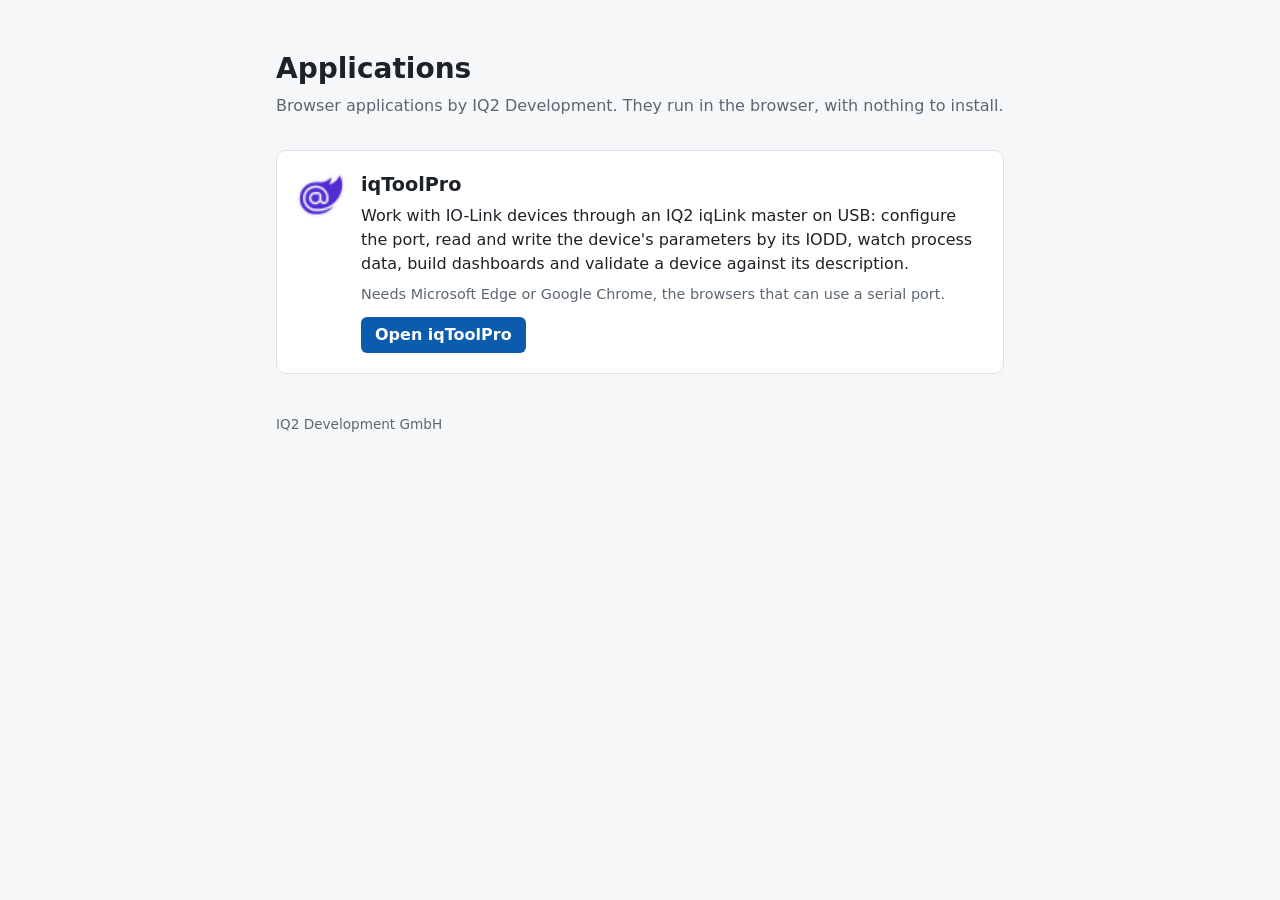
<file: index.html>
<!doctype html>
<html lang="en">
<head>
  <meta charset="utf-8">
  <meta name="viewport" content="width=device-width, initial-scale=1">
  <title>IQ2 Development — Apps</title>
  <meta name="description" content="Browser applications by IQ2 Development.">
  <link rel="icon" href="iqToolPro/favicon.png">
  <!--
    The list of IQ2 Development's browser applications, at https://iq2dev.github.io/apps/.
    Each application lives in a folder of this repository and is written there by its own
    publish (iqToolPro: profile github-io in the iqToolPro repository). This page is kept by
    hand: a new application gets one more <li> below.
  -->
  <style>
    :root {
      --bg: #f6f7f9;
      --card: #ffffff;
      --text: #1d2228;
      --muted: #5b6672;
      --border: #dde2e8;
      --accent: #0b5cad;
      --accent-text: #ffffff;
    }
    @media (prefers-color-scheme: dark) {
      :root {
        --bg: #14171b;
        --card: #1c2127;
        --text: #e6e9ed;
        --muted: #9aa5b1;
        --border: #2c333b;
        --accent: #4d9be8;
        --accent-text: #0b1520;
      }
    }
    * { box-sizing: border-box; }
    body {
      margin: 0;
      background: var(--bg);
      color: var(--text);
      font: 16px/1.5 system-ui, -apple-system, "Segoe UI", Roboto, sans-serif;
    }
    main { max-width: 760px; margin: 0 auto; padding: 48px 16px; }
    h1 { font-size: 1.75rem; margin: 0 0 4px; }
    .lead { color: var(--muted); margin: 0 0 32px; }
    ul { list-style: none; margin: 0; padding: 0; display: grid; gap: 16px; }
    .app {
      display: flex; gap: 16px; align-items: flex-start;
      background: var(--card); border: 1px solid var(--border); border-radius: 10px;
      padding: 20px;
    }
    .app img { width: 48px; height: 48px; flex: none; border-radius: 8px; }
    .app h2 { font-size: 1.2rem; margin: 0 0 4px; }
    .app p { margin: 0 0 8px; }
    .needs { color: var(--muted); font-size: 0.9rem; }
    .open {
      display: inline-block; margin-top: 4px; padding: 6px 14px; border-radius: 6px;
      background: var(--accent); color: var(--accent-text); text-decoration: none; font-weight: 600;
    }
    .open:hover, .open:focus-visible { filter: brightness(1.1); }
    .open:focus-visible { outline: 2px solid var(--accent); outline-offset: 2px; }
    footer { color: var(--muted); font-size: 0.85rem; margin-top: 40px; }
  </style>
</head>
<body>
  <main>
    <h1>Applications</h1>
    <p class="lead">Browser applications by IQ2 Development. They run in the browser, with nothing to install.</p>

    <ul>
      <li class="app">
        <img src="iqToolPro/favicon.png" alt="">
        <div>
          <h2>iqToolPro</h2>
          <p>Work with IO-Link devices through an IQ2 iqLink master on USB: configure the port,
             read and write the device's parameters by its IODD, watch process data, build
             dashboards and validate a device against its description.</p>
          <p class="needs">Needs Microsoft Edge or Google Chrome, the browsers that can use a serial port.</p>
          <a class="open" href="iqToolPro/">Open iqToolPro</a>
        </div>
      </li>
    </ul>

    <footer>IQ2 Development GmbH</footer>
  </main>
</body>
</html>
</file>
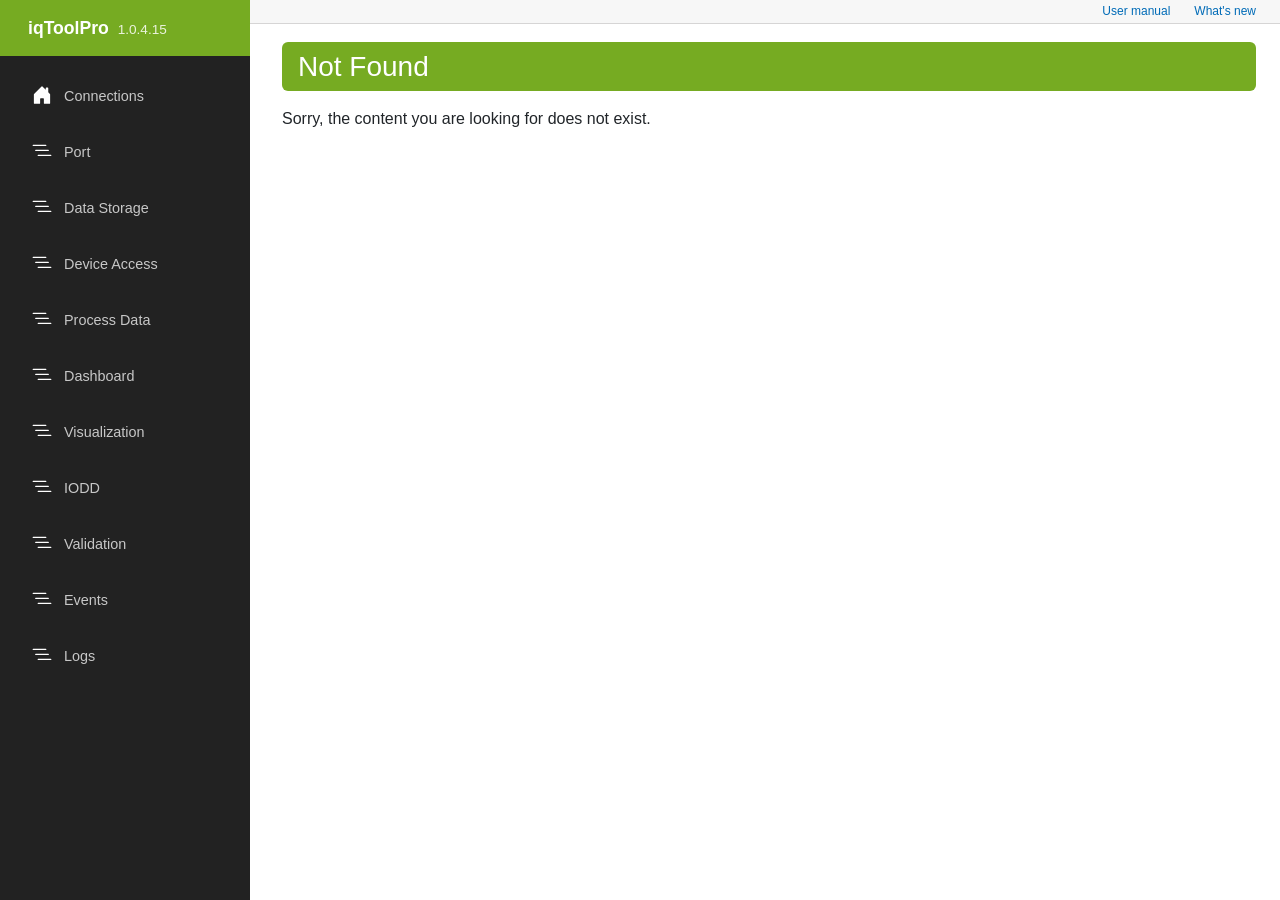
<file: iqToolPro/index.html>
<!DOCTYPE html>
<html lang="en">

<head>
    <meta charset="utf-8" />
    <meta name="viewport" content="width=device-width, initial-scale=1.0" />
    <title>iqToolPro</title>
    <base href="/iqToolPro/" />
    <link href="_framework/dotnet.dymeel3u5b.js" rel="preload" as="script" fetchpriority="high" crossorigin="anonymous" integrity="sha256-tV1aAJTk7q5e+jswK84RXbwb/jPjORDrLyiwXYLtVVg=" />
    <link rel="stylesheet" href="_content/iqToolPro.Ui/lib/bootstrap/dist/css/bootstrap.min.css?v=1.0.4.15" />
    <link rel="stylesheet" href="_content/iqToolPro.Ui/app.css?v=1.0.4.15" />
    <link rel="stylesheet" href="iqToolPro.Web.styles.css?v=1.0.4.15" />
    <link rel="icon" type="image/png" href="favicon.png?v=1.0.4.15" />
    <script type="importmap">{
  "imports": {
    "./_framework/blazor.webassembly.js": "./_framework/blazor.webassembly.w3qd1tpl0e.js",
    "./_framework/dotnet.js": "./_framework/dotnet.dymeel3u5b.js",
    "./_framework/dotnet.native.js": "./_framework/dotnet.native.rfqgvbsbxl.js",
    "./_framework/dotnet.runtime.js": "./_framework/dotnet.runtime.v2rwe8u38b.js"
  },
  "scopes": {},
  "integrity": {
    "./_framework/blazor.webassembly.js": "sha256-lDXsDYFgm62F+YUvxES7IOTCXYpiHpU3uR45YdC6mq4=",
    "./_framework/blazor.webassembly.w3qd1tpl0e.js": "sha256-lDXsDYFgm62F+YUvxES7IOTCXYpiHpU3uR45YdC6mq4=",
    "./_framework/dotnet.dymeel3u5b.js": "sha256-tV1aAJTk7q5e+jswK84RXbwb/jPjORDrLyiwXYLtVVg=",
    "./_framework/dotnet.js": "sha256-tV1aAJTk7q5e+jswK84RXbwb/jPjORDrLyiwXYLtVVg=",
    "./_framework/dotnet.native.js": "sha256-1/RCPRu8bG1NezYfzfAZur+XbmtsDWKlMGdt4iP1GYM=",
    "./_framework/dotnet.native.rfqgvbsbxl.js": "sha256-1/RCPRu8bG1NezYfzfAZur+XbmtsDWKlMGdt4iP1GYM=",
    "./_framework/dotnet.runtime.js": "sha256-6SBqDbLLy460Bxd7wMZoiO97hZfLTuF+HRhWT3elS7U=",
    "./_framework/dotnet.runtime.v2rwe8u38b.js": "sha256-6SBqDbLLy460Bxd7wMZoiO97hZfLTuF+HRhWT3elS7U="
  }
}</script>
    <style>
        #iq-loading { font-family: system-ui, sans-serif; margin: 3rem auto; max-width: 40rem; color: #555; }
        #iq-no-serial { display: none; background: #fff3cd; border-bottom: 1px solid #e0c36b;
                        padding: .5rem 1rem; font-family: system-ui, sans-serif; }
        #blazor-error-ui { display: none; position: fixed; bottom: 0; left: 0; width: 100%;
                           background: #ffe0e0; padding: .6rem 1.25rem; z-index: 1000; font-family: system-ui, sans-serif; }
        #blazor-error-ui .dismiss { cursor: pointer; position: absolute; right: .75rem; top: .5rem; }
    </style>
</head>

<body>
    <div id="iq-no-serial">
        This browser has no Web Serial, so it cannot reach an IO-Link master. Open iqToolPro in
        <b>Microsoft Edge</b> or <b>Google Chrome</b>.
    </div>
    <script>
        if (!("serial" in navigator)) document.getElementById("iq-no-serial").style.display = "block";
    </script>

    <div id="app">
        <div id="iq-loading">Loading iqToolPro…</div>
    </div>

    <div id="blazor-error-ui">
        An unhandled error has occurred.
        <a href="." class="reload">Reload</a>
        <span class="dismiss">🗙</span>
    </div>

    <script src="_content/iqToolPro.Ui/js/fileHelper.js?v=1.0.4.15"></script>
    <script src="js/serial.js?v=1.0.4.15"></script>
    <script src="js/storage.js?v=1.0.4.15"></script>
    <script src="js/report.js?v=1.0.4.15"></script>
    <script src="_framework/blazor.webassembly.w3qd1tpl0e.js"></script>
</body>

</html>
</file>
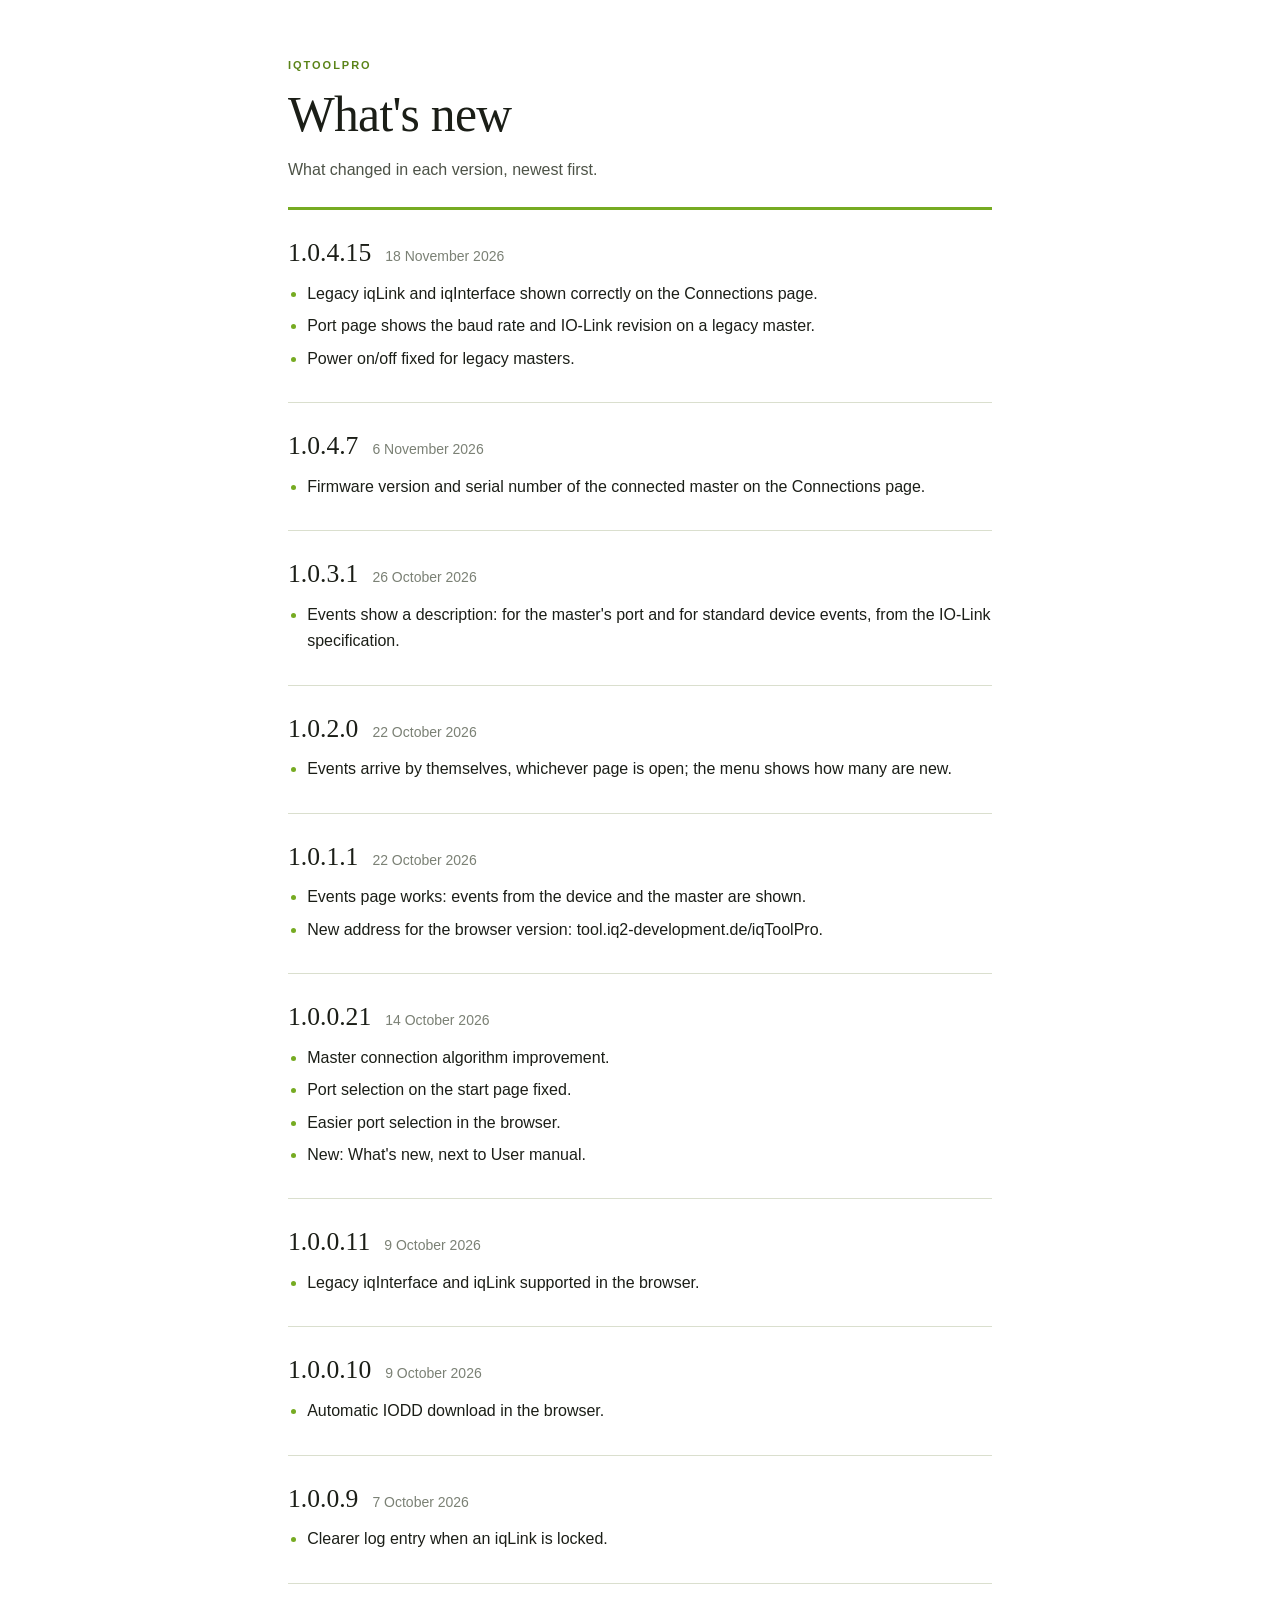
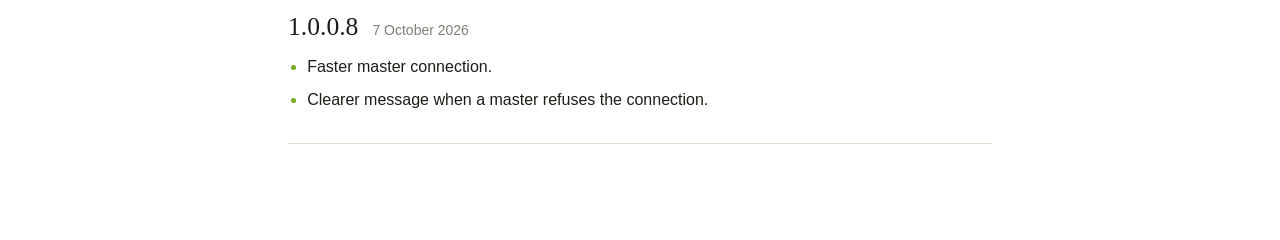
<file: iqToolPro/_content/iqToolPro.Ui/whats-new/index.html>
<!doctype html>
<html lang="en">
<head>
<meta charset="utf-8" />
<meta name="viewport" content="width=device-width, initial-scale=1" />
<title>iqToolPro – What's new</title>
<!--
  What changed in each version of iqToolPro, for its users: short, plain, newest first.
  Built into the app like the user manual (iqToolPro.Ui.csproj copies this file to
  wwwroot/whats-new/index.html) and opened by the top bar's "What's new" link.
  One entry per committed version with a change users notice; builds handed over only for
  testing are not listed - their changes go under the version that is committed.
  Colours and type are the user manual's (doc/user-manual.html).
-->
<style>
  :root {
    --ground:      #ffffff;
    --ink:         #1b1e17;
    --ink-soft:    #4d5347;
    --ink-faint:   #7b8175;
    --rule:        #dadfce;
    --accent:      #76ab22;
    --accent-deep: #5b8419;
    --display: Georgia, "Iowan Old Style", "Times New Roman", serif;
    --body: "Helvetica Neue", Helvetica, Arial, sans-serif;
  }

  @media (prefers-color-scheme: dark) {
    :root:not([data-theme="light"]) {
      --ground:      #14170f;
      --ink:         #e9ece1;
      --ink-soft:    #b3b9a8;
      --ink-faint:   #838a78;
      --rule:        #2f3626;
      --accent:      #8ccb29;
      --accent-deep: #a5dc4b;
    }
  }

  :root[data-theme="dark"] {
    --ground:      #14170f;
    --ink:         #e9ece1;
    --ink-soft:    #b3b9a8;
    --ink-faint:   #838a78;
    --rule:        #2f3626;
    --accent:      #8ccb29;
    --accent-deep: #a5dc4b;
  }

  *, *::before, *::after { box-sizing: border-box; }

  body {
    margin: 0;
    background: var(--ground);
    color: var(--ink);
    font-family: var(--body);
    font-size: 16px;
    line-height: 1.65;
    -webkit-font-smoothing: antialiased;
  }

  .page {
    max-width: 760px;
    margin: 0 auto;
    padding: 0 28px 96px;
  }
  @media (max-width: 600px) {
    .page { padding: 0 16px 64px; }
  }

  .masthead {
    padding: 56px 0 24px;
    border-bottom: 3px solid var(--accent);
  }
  .eyebrow {
    font-size: 11px;
    letter-spacing: .18em;
    text-transform: uppercase;
    color: var(--accent-deep);
    font-weight: 700;
    margin: 0 0 14px;
  }
  h1 {
    font-family: var(--display);
    font-weight: 400;
    font-size: clamp(2.1rem, 5vw, 3.1rem);
    line-height: 1.1;
    letter-spacing: -0.015em;
    margin: 0 0 14px;
  }
  .standfirst {
    margin: 0;
    max-width: 60ch;
    color: var(--ink-soft);
  }

  .release {
    padding: 28px 0 24px;
    border-bottom: 1px solid var(--rule);
  }
  .release h2 {
    display: flex;
    flex-wrap: wrap;
    align-items: baseline;
    column-gap: 14px;
    margin: 0;
    font-family: var(--display);
    font-weight: 400;
    font-size: 1.6rem;
    line-height: 1.2;
  }
  .release time {
    font-family: var(--body);
    font-size: 14px;
    color: var(--ink-faint);
  }
  .release ul {
    margin: 12px 0 0;
    padding-left: 1.2em;
  }
  .release li { margin: 6px 0; }
  .release li::marker { color: var(--accent); }

  strong { font-weight: 700; }
</style>
</head>
<body>
<div class="page">

<header class="masthead">
  <p class="eyebrow">iqToolPro</p>
  <h1>What's new</h1>
  <p class="standfirst">
    What changed in each version, newest first.
  </p>
</header>

<section class="release" id="v1.0.4.15">
  <h2>1.0.4.15 <time datetime="2026-11-18">18 November 2026</time></h2>
  <ul>
    <li>Legacy iqLink and iqInterface shown correctly on the Connections page.</li>
    <li>Port page shows the baud rate and IO-Link revision on a legacy master.</li>
    <li>Power on/off fixed for legacy masters.</li>
  </ul>
</section>

<section class="release" id="v1.0.4.7">
  <h2>1.0.4.7 <time datetime="2026-11-06">6 November 2026</time></h2>
  <ul>
    <li>Firmware version and serial number of the connected master on the Connections page.</li>
  </ul>
</section>

<section class="release" id="v1.0.3.1">
  <h2>1.0.3.1 <time datetime="2026-10-26">26 October 2026</time></h2>
  <ul>
    <li>Events show a description: for the master's port and for standard device events, from the IO-Link specification.</li>
  </ul>
</section>

<section class="release" id="v1.0.2.0">
  <h2>1.0.2.0 <time datetime="2026-10-22">22 October 2026</time></h2>
  <ul>
    <li>Events arrive by themselves, whichever page is open; the menu shows how many are new.</li>
  </ul>
</section>

<section class="release" id="v1.0.1.1">
  <h2>1.0.1.1 <time datetime="2026-10-22">22 October 2026</time></h2>
  <ul>
    <li>Events page works: events from the device and the master are shown.</li>
    <li>New address for the browser version: tool.iq2-development.de/iqToolPro.</li>
  </ul>
</section>

<section class="release" id="v1.0.0.21">
  <h2>1.0.0.21 <time datetime="2026-10-14">14 October 2026</time></h2>
  <ul>
    <li>Master connection algorithm improvement.</li>
    <li>Port selection on the start page fixed.</li>
    <li>Easier port selection in the browser.</li>
    <li>New: What's new, next to User manual.</li>
  </ul>
</section>

<section class="release" id="v1.0.0.11">
  <h2>1.0.0.11 <time datetime="2026-10-09">9 October 2026</time></h2>
  <ul>
    <li>Legacy iqInterface and iqLink supported in the browser.</li>
  </ul>
</section>

<section class="release" id="v1.0.0.10">
  <h2>1.0.0.10 <time datetime="2026-10-09">9 October 2026</time></h2>
  <ul>
    <li>Automatic IODD download in the browser.</li>
  </ul>
</section>

<section class="release" id="v1.0.0.9">
  <h2>1.0.0.9 <time datetime="2026-10-07">7 October 2026</time></h2>
  <ul>
    <li>Clearer log entry when an iqLink is locked.</li>
  </ul>
</section>

<section class="release" id="v1.0.0.8">
  <h2>1.0.0.8 <time datetime="2026-10-07">7 October 2026</time></h2>
  <ul>
    <li>Faster master connection.</li>
    <li>Clearer message when a master refuses the connection.</li>
  </ul>
</section>

</div>
</body>
</html>
</file>
<file: iqToolPro/_content/iqToolPro.Ui/app.css>
/*
    House palette, taken from iq2-development.de — the site declares these as
    custom properties, so these are its own tokens rather than an approximation.
*/
:root {
    --iq-primary: #76ab22;
    --iq-headlines: #8ccb29;
    --iq-primary-hover: #64911d;
    --iq-dark: #222222;
    /* Not from the site — Bootstrap's danger red, so the error bar matches the
       text-danger the app already uses to mean "failed". */
    --iq-danger: #dc3545;
}

/*
    The bar every page title sits in: white on the brand green. Controls that
    belong to the page as a whole (a port selector, a Clear button) go in it
    beside the title, which is why it is a flex row rather than a coloured h1.
*/
.page-header {
    display: flex;
    align-items: center;
    justify-content: space-between;
    flex-wrap: wrap;
    gap: 1rem;
    margin-bottom: 1rem;
    padding: 0.5rem 1rem;
    border-radius: 0.375rem;
    background: var(--iq-primary);
    color: #fff;
}

.page-header h1 {
    margin-bottom: 0;
}

/* text-muted is grey on grey here; the subtitles need to lift off the green. */
.page-header .text-muted {
    color: rgba(255, 255, 255, 0.85) !important;
}

/* The error page keeps the bar's shape so the layout matches every other page,
   but not its colour: the red is what says "something failed". */
.page-header--error {
    background: var(--iq-danger);
}

html, body {
    font-family: 'Helvetica Neue', Helvetica, Arial, sans-serif;
}

a, .btn-link {
    color: #006bb7;
}

.btn-primary {
    color: #fff;
    background-color: #1b6ec2;
    border-color: #1861ac;
}

.btn:focus, .btn:active:focus, .btn-link.nav-link:focus, .form-control:focus, .form-check-input:focus {
  box-shadow: 0 0 0 0.1rem white, 0 0 0 0.25rem #258cfb;
}

.content {
    padding-top: 1.1rem;
}

h1:focus {
    outline: none;
}

.valid.modified:not([type=checkbox]) {
    outline: 1px solid #26b050;
}

.invalid {
    outline: 1px solid #e50000;
}

.validation-message {
    color: #e50000;
}

.blazor-error-boundary {
    background: url([data-uri]) no-repeat 1rem/1.8rem, #b32121;
    padding: 1rem 1rem 1rem 3.7rem;
    color: white;
}

    .blazor-error-boundary::after {
        content: "An error has occurred."
    }

.darker-border-checkbox.form-check-input {
    border-color: #929292;
}

.form-floating > .form-control-plaintext::placeholder, .form-floating > .form-control::placeholder {
    color: var(--bs-secondary-color);
    text-align: end;
}

.form-floating > .form-control-plaintext:focus::placeholder, .form-floating > .form-control:focus::placeholder {
    text-align: start;
}

/*
    Editors for device data — the parameter tree on /iodd and the process-data
    output fields on /process-data.

    Bootstrap borders both in #dee2e6, the same colour as a table's own rules, so
    a control reads as another cell rather than as something you can change. The
    dropdown's chevron moves into a brand-green well, which makes a writable row
    findable by colour alone in a tree that can run to sixty rows.

    These are opt-in by class, not by element: page chrome that happens to be a
    select — the Language and Role pickers, a port number — keeps Bootstrap's
    defaults. They live here rather than in a scoped stylesheet because two
    components now render the same editors and a third would want them too.
*/

.param-select {
    /* Room for the well, which is wider than Bootstrap's bare chevron needs. */
    padding-right: 2.25rem;

    border: 1px solid #6c757d;

    /* Two layers: the chevron over a solid block of brand green. The chevron is
       a data URI and cannot read a custom property, so it is drawn white to sit
       on the green; the block itself uses the token, so changing --iq-primary
       still changes this. */
    background-image:
        url("data:image/svg+xml,%3Csvg xmlns='http://www.w3.org/2000/svg' viewBox='0 0 16 16'%3E%3Cpath fill='none' stroke='%23ffffff' stroke-linecap='round' stroke-linejoin='round' stroke-width='2' d='m2 5 6 6 6-6'/%3E%3C/svg%3E"),
        linear-gradient(var(--iq-primary), var(--iq-primary));
    background-position: right 0.625rem center, right center;
    background-size: 0.75rem, 1.875rem 100%;
    background-repeat: no-repeat, no-repeat;
}

.param-select:focus {
    border-color: var(--iq-primary-hover);
    /* Bootstrap's focus ring is blue; this is #76ab22 at the same opacity. The
       literal is unavoidable — rgba() cannot take a hex custom property. */
    box-shadow: 0 0 0 0.25rem rgba(118, 171, 34, 0.3);
}

/*
    Value text boxes, given the same border and focus as the dropdowns. There is
    no well to add — a text box has no caret — so the border carries the contrast
    on its own.
*/
.param-input {
    border: 1px solid #6c757d;
}

.param-input:focus {
    border-color: var(--iq-primary-hover);
    box-shadow: 0 0 0 0.25rem rgba(118, 171, 34, 0.3);
}

.param-input:disabled {
    border-color: #adb5bd;
}

/* Disabled rows are grey everywhere else on the page; a green well would claim
   the control is live while it is not. */
.param-select:disabled {
    border-color: #adb5bd;
    background-image:
        url("data:image/svg+xml,%3Csvg xmlns='http://www.w3.org/2000/svg' viewBox='0 0 16 16'%3E%3Cpath fill='none' stroke='%236c757d' stroke-linecap='round' stroke-linejoin='round' stroke-width='2' d='m2 5 6 6 6-6'/%3E%3C/svg%3E"),
        linear-gradient(#e9ecef, #e9ecef);
}

/*
    A checkbox is the one editor Bootstrap draws as a shape rather than a box of
    text, and at 1em with a #dee2e6 outline on a white card it is close to
    invisible. Same border as the rest, and the checked state uses the brand
    green instead of Bootstrap's blue so it agrees with the dropdowns beside it.
*/
.param-check {
    border: 1px solid #6c757d;
}

.param-check:checked {
    background-color: var(--iq-primary);
    border-color: var(--iq-primary);
}

.param-check:focus {
    border-color: var(--iq-primary-hover);
    box-shadow: 0 0 0 0.25rem rgba(118, 171, 34, 0.3);
}

.param-check:disabled {
    border-color: #adb5bd;
}

/*
    A polled value that came back different from the read before it. Process data
    updates once a second with no other signal that anything moved, so the change
    itself is what needs marking — the value is already on screen.

    Brand green at low alpha, fading to nothing over the second before the next
    read. The page applies this through a key that changes with the value: an
    animation runs when its element is created and never again, so re-applying
    the class alone would flash once and then go quiet.
*/
@keyframes iq-value-changed {
    from { background-color: rgba(118, 171, 34, 0.55); }
    to   { background-color: transparent; }
}

.value-changed {
    animation: iq-value-changed 1s ease-out;
}
/*
    The validation table. A run is a hundred rows long, so an unselected row is
    one line of the height a line needs and no more. Selecting a row is what
    opens it: the full account of what it did, its members and its parts, all
    tinted as one block so the parameter reads as a unit rather than as a parent
    and some loose lines below it.

    Every row is selectable, so the pointer is on the row, not on the chevron.
*/
.validation-table {
    table-layout: fixed;
}

.validation-table tbody tr {
    cursor: pointer;
}

/* The open row's account of its checks: read, not clicked. */
.validation-table tbody tr.validation-detail {
    cursor: default;
}

.validation-table td {
    padding-top: 0.15rem;
    padding-bottom: 0.15rem;
}

/*
    One line means one line: an unselected row clips rather than wraps, whatever
    it holds. The selected row and its account below are the only ones allowed to
    grow, and the full title of a clipped row is on its tooltip and in the
    Parameter column.
*/
.validation-table tbody tr:not(.validation-selected):not(.validation-detail) > td {
    white-space: nowrap;
    overflow: hidden;
    text-overflow: ellipsis;
}

/* Keeps titles aligned whether or not the row has a chevron. */
.validation-chevron {
    display: inline-block;
    width: 1rem;
    color: #6c757d;
}

.validation-child {
    padding-left: 2.25rem !important;
}

.validation-open > td {
    background-color: rgba(118, 171, 34, 0.07);
}

.validation-selected > td {
    background-color: rgba(118, 171, 34, 0.16);
}
</file>
<file: iqToolPro/iqToolPro.Web.styles.css>
@import '_content/iqToolPro.Ui/iqToolPro.Ui.akucjfjmuv.bundle.scp.css';
</file>
